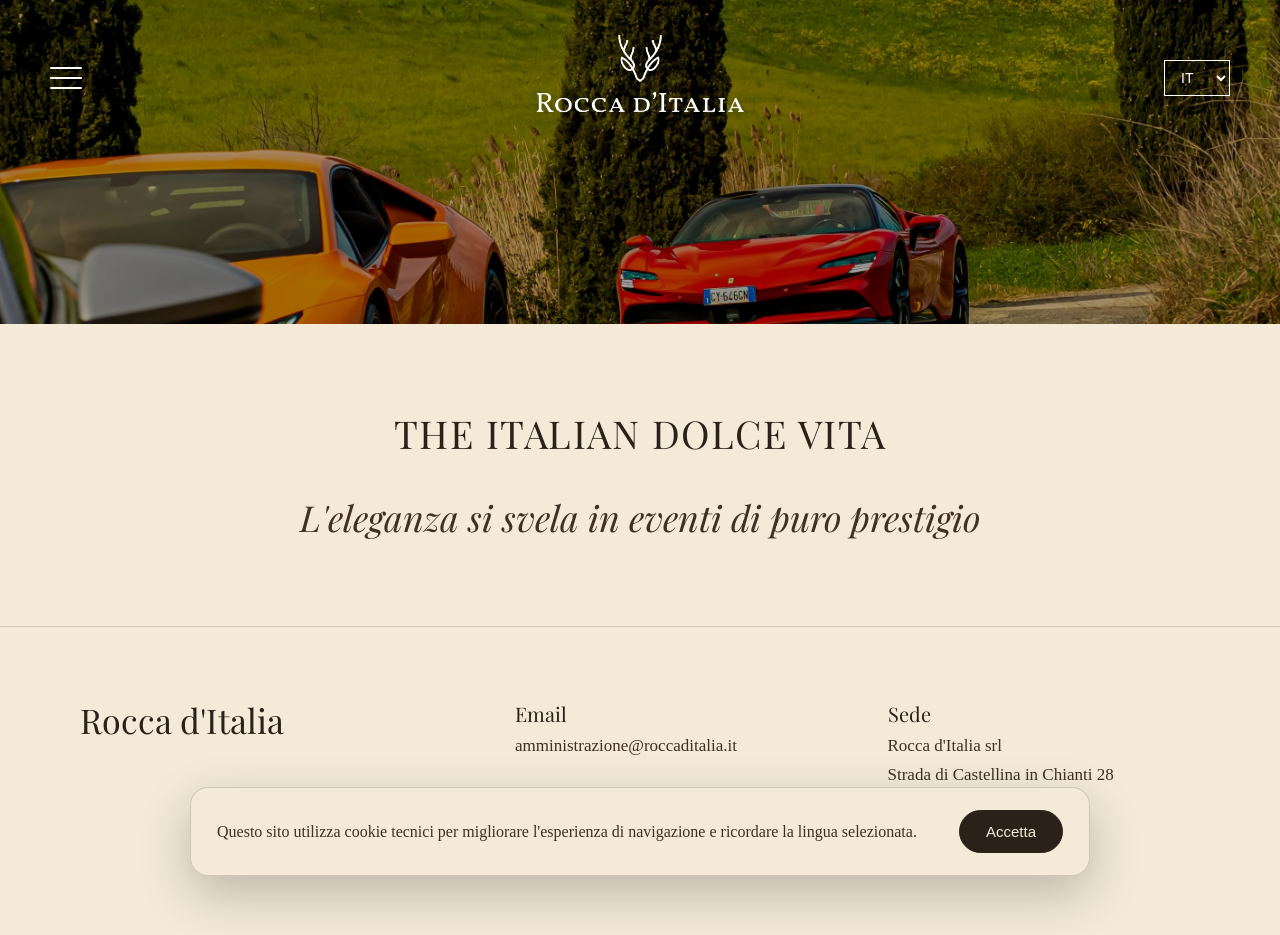
<file: index.html>
<!DOCTYPE html>
<html lang="it">

<head>
  <meta charset="UTF-8">
  <meta name="viewport" content="width=device-width, initial-scale=1.0">
  <title>Rocca d'Italia</title>

  <link href="https://fonts.googleapis.com/css2?family=Playfair+Display:wght@400;500&display=swap" rel="stylesheet">
  <link rel="stylesheet" href="style.css">
</head>

<body>

  <header class="home-hero">

   <img 
  class="hero-video" 
  src="images/home-hero.jpg" 
  alt="Rocca d'Italia">

    <div class="hero-overlay"></div>

 <div class="top-bar">

  <details class="menu-dropdown">
    <summary class="hamburger-menu" aria-label="Apri menu">
      <span></span>
      <span></span>
      <span></span>
    </summary>

    <nav>
      <a href="index.html">Home</a>
      <a href="chi-siamo.html" data-it="Chi siamo" data-en="About us">Chi siamo</a>
      <a href="esperienze.html" data-it="Esperienze" data-en="Experiences">Esperienze</a>
      <a href="giardino-eden.html">Il Giardino dell'Eden</a>
      <a href="contatti.html" data-it="Contatti" data-en="Contacts">Contatti</a>
    </nav>
  </details>

  <img class="logo" src="images/logo-rocca.webp" alt="Logo Rocca d'Italia">

  <select class="language-selector" id="languageSelect">
    <option value="it">IT</option>
    <option value="en">EN</option>
  </select>
  </header>
</div>

   <div class="hero-content">
  <h1>THE ITALIAN DOLCE VITA</h1>
  <p 
  class="hero-subtitle"
  data-it="L'eleganza si svela in eventi di puro prestigio"
  data-en="Elegance unfolds through events of pure prestige"
>
</p>
</div>

  </header>
<footer class="site-footer">

  <div class="site-footer-content">

    <div class="footer-brand">
      <h2>Rocca d'Italia</h2>
    </div>

    <div class="footer-contacts">
      <p>
        <strong>Email</strong><br>
        <a href="mailto:amministrazione@roccaditalia.it">amministrazione@roccaditalia.it</a>
      </p>

      <p>
        <strong data-it="Telefono" data-en="Phone number"></strong><br>
        <a href="tel:+393349294814">+39 334 929 4814</a>
      </p>
    </div>

    <div class="footer-address">
      <p>
        <strong data-it="Sede" data-en="Headquarters"></strong><br>
        Rocca d'Italia srl<br>
        Strada di Castellina in Chianti 28<br>
        Siena (SI), 53100<br>
        P.IVA 01613940525
      </p>
    </div>

  </div>

</footer>
  <script src="script.js"></script>

</body>

</html>
</file>
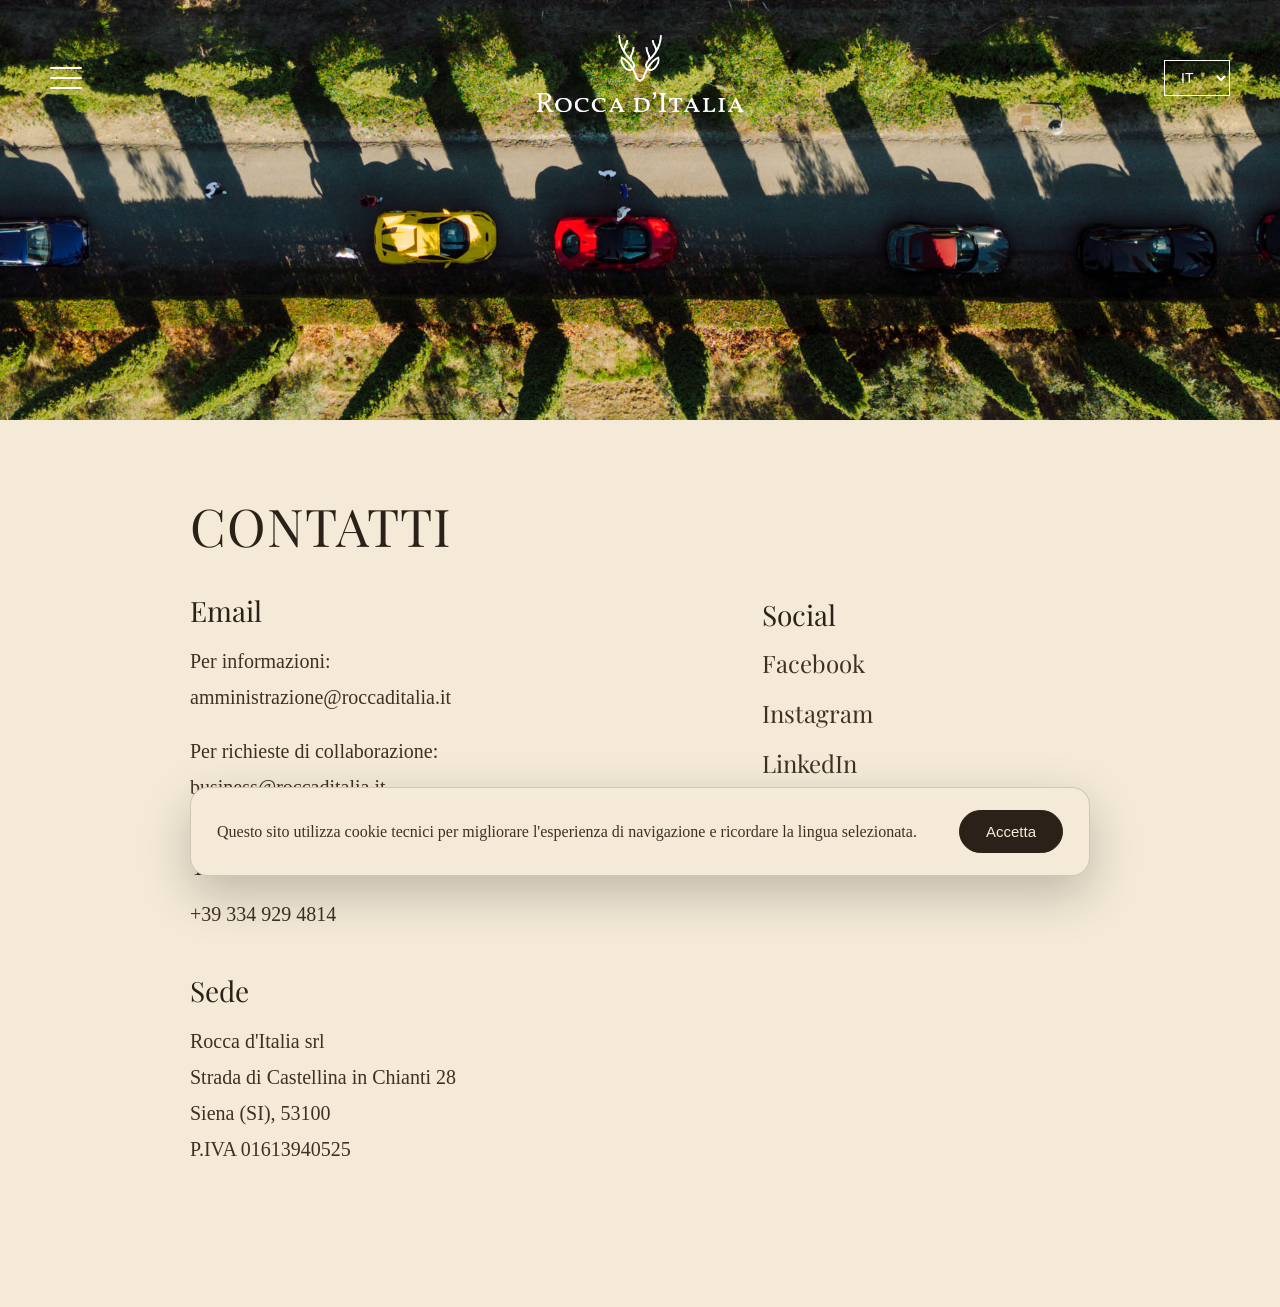
<file: contatti.html>
<!DOCTYPE html>
<html lang="it">

<head>
  <meta charset="UTF-8">
  <meta name="viewport" content="width=device-width, initial-scale=1.0">
  <title>Contatti | Rocca d'Italia</title>

  <link href="https://fonts.googleapis.com/css2?family=Playfair+Display:wght@400;500&display=swap" rel="stylesheet">
  <link rel="stylesheet" href="style.css">
</head>

<body>

  <header class="contacts-banner">

    <img 
      src="images/contatti-banner.jpg" 
      alt="Panorama Rocca d'Italia" 
      class="contacts-banner-image"
    >

    <div class="top-bar">

      <details class="menu-dropdown">
        <summary class="hamburger-menu" aria-label="Apri menu">
          <span></span>
          <span></span>
          <span></span>
        </summary>

        <nav>
          <a href="index.html">Home</a>
          <a href="chi-siamo.html" data-it="Chi siamo" data-en="About us">Chi siamo</a>
          <a href="esperienze.html" data-it="Esperienze" data-en="Experiences">Esperienze</a>
          <a href="giardino-eden.html">Il Giardino dell'Eden</a>
          <a href="contatti.html" data-it="Contatti" data-en="Contacts">Contatti</a>
        </nav>
      </details>

      <img class="logo" src="images/logo-rocca.webp" alt="Logo Rocca d'Italia">

      <select class="language-selector" id="languageSelect">
        <option value="it">IT</option>
        <option value="en">EN</option>
      </select>

    </div>

  </header>

  <main class="contacts-page">

    <section class="contacts-content">

      <h1 
        class="contacts-title"
        data-it="CONTATTI"
        data-en="CONTACTS"
      >CONTATTI
      </h1>

      <div class="contacts-grid">

        <div class="contacts-left">

          <div class="contact-block">
            <h2 data-it="Email" data-en="Email">Email</h2>

            <p>
              <span 
                data-it="Per informazioni:"
                data-en="For information:"
              >
              </span><br>

              <a href="mailto:amministrazione@roccaditalia.it">
                amministrazione@roccaditalia.it
              </a>
            </p>

            <p>
              <span 
                data-it="Per richieste di collaborazione:"
                data-en="For collaboration requests:"
              >
              </span><br>

              <a href="mailto:business@roccaditalia.it">
                business@roccaditalia.it
              </a>
            </p>
          </div>

          <div class="contact-block">
            <h2 
              data-it="Telefono"
              data-en="Phone number"
            >Telefono
            </h2>

            <p>
              <a href="tel:+393349294814">
                +39 334 929 4814
              </a>
            </p>
          </div>

          <div class="contact-block">
            <h2 
              data-it="Sede"
              data-en="Headquarters"
            >Sede
            </h2>

            <p>
              Rocca d'Italia srl<br>
              Strada di Castellina in Chianti 28<br>
              Siena (SI), 53100<br>
              <span 
                data-it="P.IVA"
                data-en="VAT No."
              >
                P.IVA
              </span>
              01613940525
            </p>
          </div>

        </div>

        <div class="contacts-right">

          <div class="contact-block social-block">
            <h2 data-it="Social" data-en="Social">Social</h2>

            <a 
              href="https://www.facebook.com/p/Rocca-dItalia-100072126802687/?_rdr" 
              target="_blank"
              rel="noopener noreferrer"
            >
              Facebook
            </a>

            <a 
              href="https://www.instagram.com/roccaditalia/" 
              target="_blank"
              rel="noopener noreferrer"
            >
              Instagram
            </a>

            <a 
              href="https://www.linkedin.com/company/roccaditalia/" 
              target="_blank"
              rel="noopener noreferrer"
            >
              LinkedIn
            </a>

            <a 
              href="https://www.youtube.com/channel/UCufHHm8k_iHREsIkq4flB4g" 
              target="_blank"
              rel="noopener noreferrer"
            >
              YouTube
            </a>
          </div>

        </div>

      </div>

    </section>

  </main>

  <script src="script.js"></script>

</body>

</html>
</file>
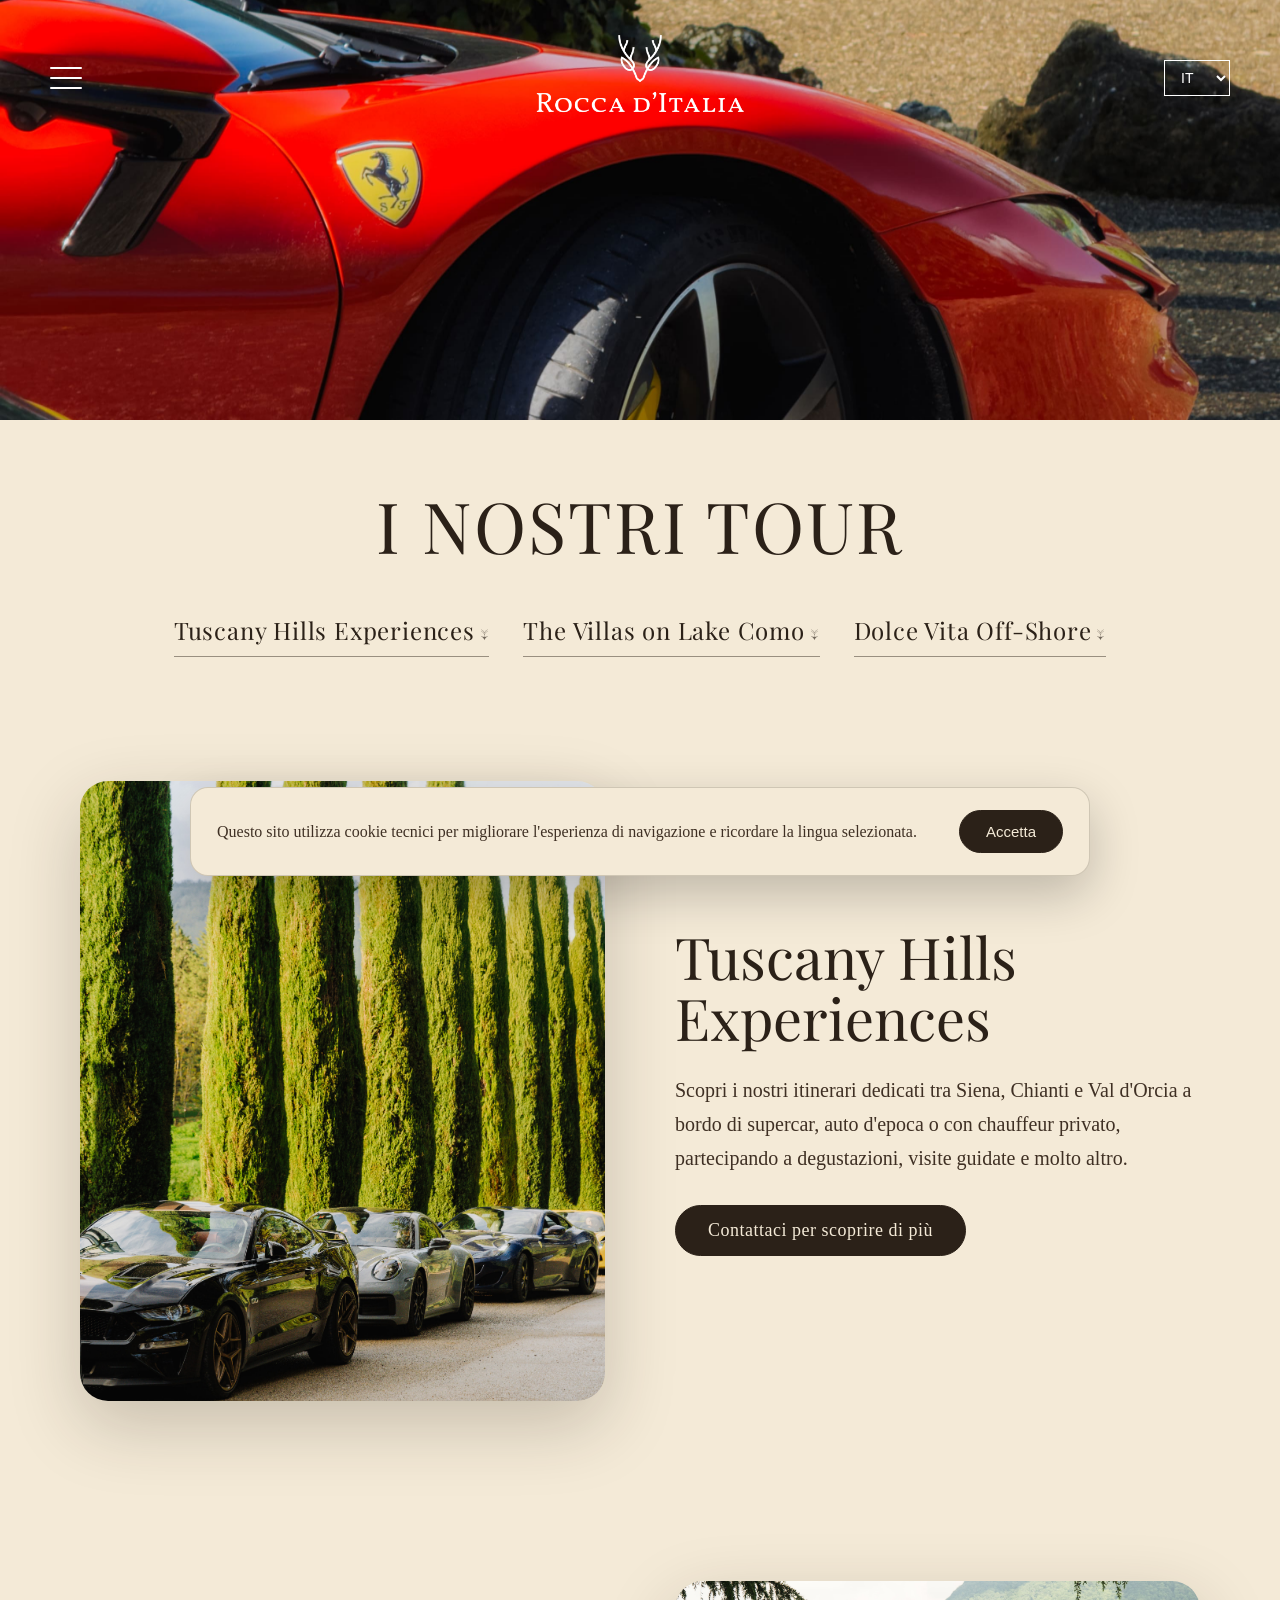
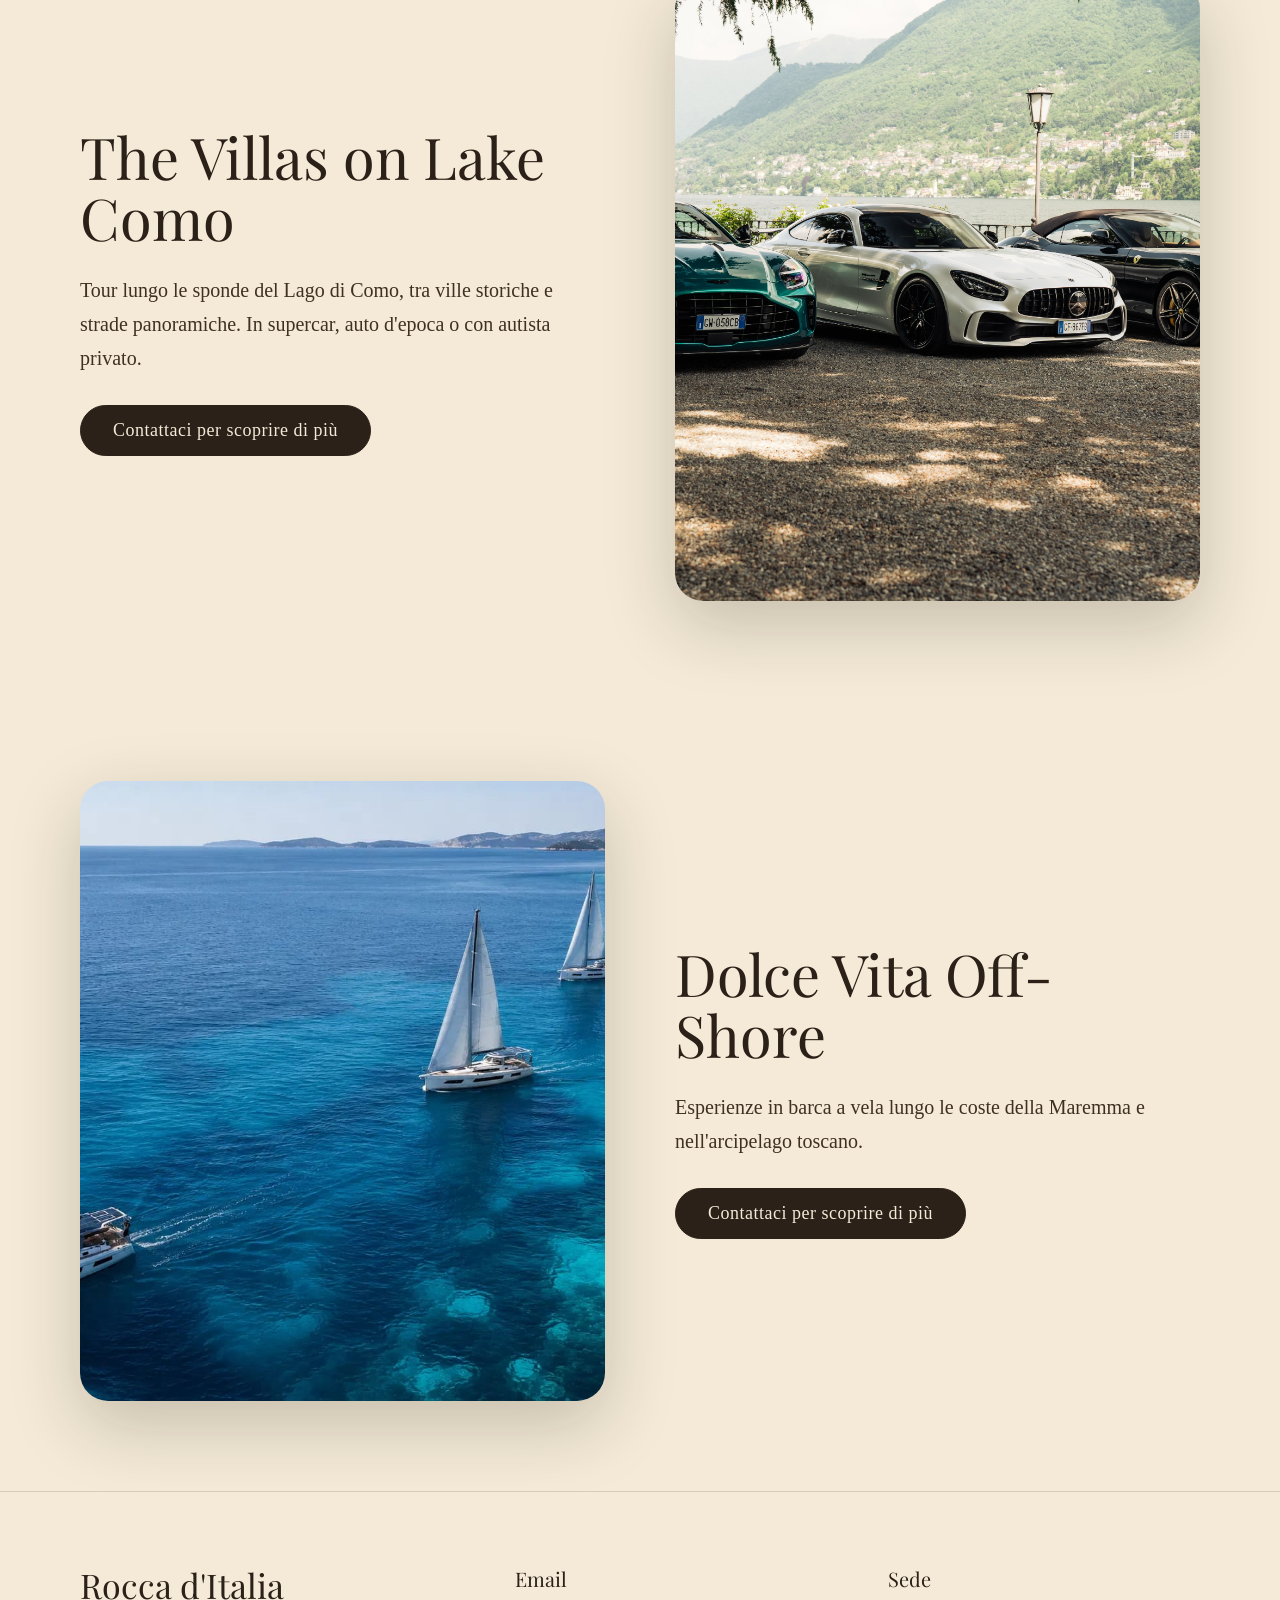
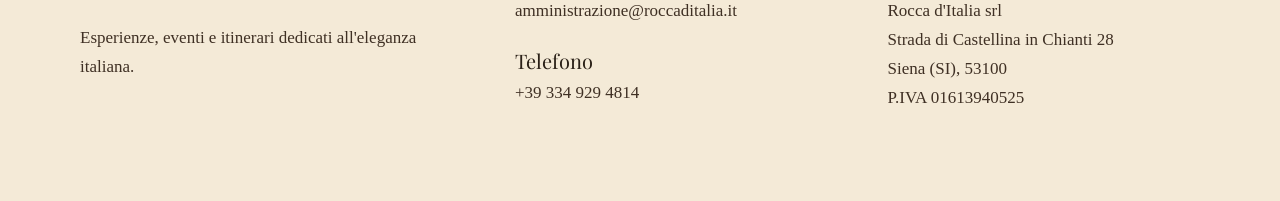
<file: esperienze.html>
<!DOCTYPE html>
<html lang="it">

<head>
  <meta charset="UTF-8">
  <meta name="viewport" content="width=device-width, initial-scale=1.0">
  <title>Esperienze | Rocca d'Italia</title>

  <link href="https://fonts.googleapis.com/css2?family=Playfair+Display:wght@400;500&display=swap" rel="stylesheet">
  <link rel="stylesheet" href="style.css">
</head>

<body>

  <header class="experiences-banner">

    <img 
      src="images/esperienze-banner.jpg" 
      alt="Esperienze Rocca d'Italia" 
      class="experiences-banner-image"
    >

    <div class="top-bar">

      <details class="menu-dropdown">
        <summary class="hamburger-menu" aria-label="Apri menu">
          <span></span>
          <span></span>
          <span></span>
        </summary>

        <nav>
          <a href="index.html">Home</a>
          <a href="chi-siamo.html" data-it="Chi siamo" data-en="About us">Chi siamo</a>
          <a href="esperienze.html" data-it="Esperienze" data-en="Experiences">Esperienze</a>
          <a href="giardino-eden.html">Il Giardino dell'Eden</a>
          <a href="contatti.html" data-it="Contatti" data-en="Contacts">Contatti</a>
        </nav>
      </details>

      <img class="logo" src="images/logo-rocca.webp" alt="Logo Rocca d'Italia">

      <select class="language-selector" id="languageSelect">
        <option value="it">IT</option>
        <option value="en">EN</option>
      </select>

    </div>

  </header>
<section class="experiences-title-section">
  <h1 
  data-it="I NOSTRI TOUR" 
  data-en="OUR TOURS"
>
  I NOSTRI TOUR
</h1>
</section>
<div class="experiences-links">
  <a href="#tuscany-hills">Tuscany Hills Experiences</a>
  <a href="#lake-como">The Villas on Lake Como</a>
  <a href="#off-shore">Dolce Vita Off-Shore</a>
</div>

  <main class="experiences-page">

    <section class="experience-detail" id="tuscany-hills">

      <div class="experience-detail-image">
        <img src="images/tuscany-hills.jpg" alt="Tuscany Hills Experiences">
      </div>

      <div class="experience-detail-text">
        <h2>Tuscany Hills Experiences</h2>

      <p 
  data-it="Scopri i nostri itinerari dedicati tra Siena, Chianti e Val d'Orcia a bordo di supercar, auto d'epoca o con chauffeur privato, partecipando a degustazioni, visite guidate e molto altro."
  data-en="Discover our dedicated itineraries across Siena, Chianti and Val d'Orcia aboard supercars, classic cars or with a private chauffeur, taking part in wine tastings, guided visits and much more."
>
  Scopri i nostri itinerari dedicati tra Siena, Chianti e Val d'Orcia a bordo di supercar, auto d'epoca o con chauffeur privato, partecipando a degustazioni, visite guidate e molto altro.
</p>

<a 
  href="contatti.html" 
  class="contact-button"
  data-it="Contattaci per scoprire di più"
  data-en="Contact us to discover more"
>
  Contattaci per scoprire di più
</a>

      </div>

    </section>

<section class="experience-detail" id="lake-como">

  <div class="experience-detail-text">
    <h2>The Villas on Lake Como</h2>

<p 
  data-it="Tour lungo le sponde del Lago di Como, tra ville storiche e strade panoramiche. In supercar, auto d'epoca o con autista privato."
  data-en="Tours along the shores of Lake Como, through historic villas and panoramic roads. By supercar, classic car or with a private driver."
>
  Tour lungo le sponde del Lago di Como, tra ville storiche e strade panoramiche. In supercar, auto d'epoca o con autista privato.
</p>
<a 
  href="contatti.html" 
  class="contact-button"
  data-it="Contattaci per scoprire di più"
  data-en="Contact us to discover more"
>
</a>
  </div>

  <div class="experience-detail-image">
    <img src="images/lake-como.jpg" alt="The Villas on Lake Como">
  </div>

</section>

<section class="experience-detail" id="off-shore">

  <div class="experience-detail-image">
    <img src="images/dolce-vita-offshore.jpg" alt="Dolce Vita Off-Shore">
  </div>

  <div class="experience-detail-text">
    <h2>Dolce Vita Off-Shore</h2>

<p 
  data-it="Esperienze in barca a vela lungo le coste della Maremma e nell'arcipelago toscano."
  data-en="Sailing experiences along the Maremma coast and through the Tuscan archipelago."
>
  Esperienze in barca a vela lungo le coste della Maremma e nell'arcipelago toscano.
</p>

    <a 
      href="contatti.html" 
      class="contact-button"
      data-it="Contattaci per scoprire di più"
      data-en="Contact us to discover more"
    >
      Contattaci per scoprire di più
    </a>

  </div>

</section>

</main>

<footer class="site-footer">

  <div class="site-footer-content">

    <div class="footer-brand">
      <h2>Rocca d'Italia</h2>

      <p
        data-it="Esperienze, eventi e itinerari dedicati all'eleganza italiana."
        data-en="Experiences, events and itineraries dedicated to Italian elegance."
      >
        Esperienze, eventi e itinerari dedicati all'eleganza italiana.
      </p>
    </div>

    <div class="footer-contacts">
      <p>
        <strong data-it="Email" data-en="Email">Email</strong><br>
        <a href="mailto:amministrazione@roccaditalia.it">
          amministrazione@roccaditalia.it
        </a>
      </p>

      <p>
        <strong data-it="Telefono" data-en="Phone number">Telefono</strong><br>
        <a href="tel:+393349294814">
          +39 334 929 4814
        </a>
      </p>
    </div>

    <div class="footer-address">
      <p>
        <strong data-it="Sede" data-en="Headquarters">Sede</strong><br>
        Rocca d'Italia srl<br>
        Strada di Castellina in Chianti 28<br>
        Siena (SI), 53100<br>
        <span data-it="P.IVA" data-en="VAT No.">P.IVA</span>
        01613940525
      </p>
    </div>

  </div>

</footer>

<script src="script.js"></script>

</body>

</html>
</file>
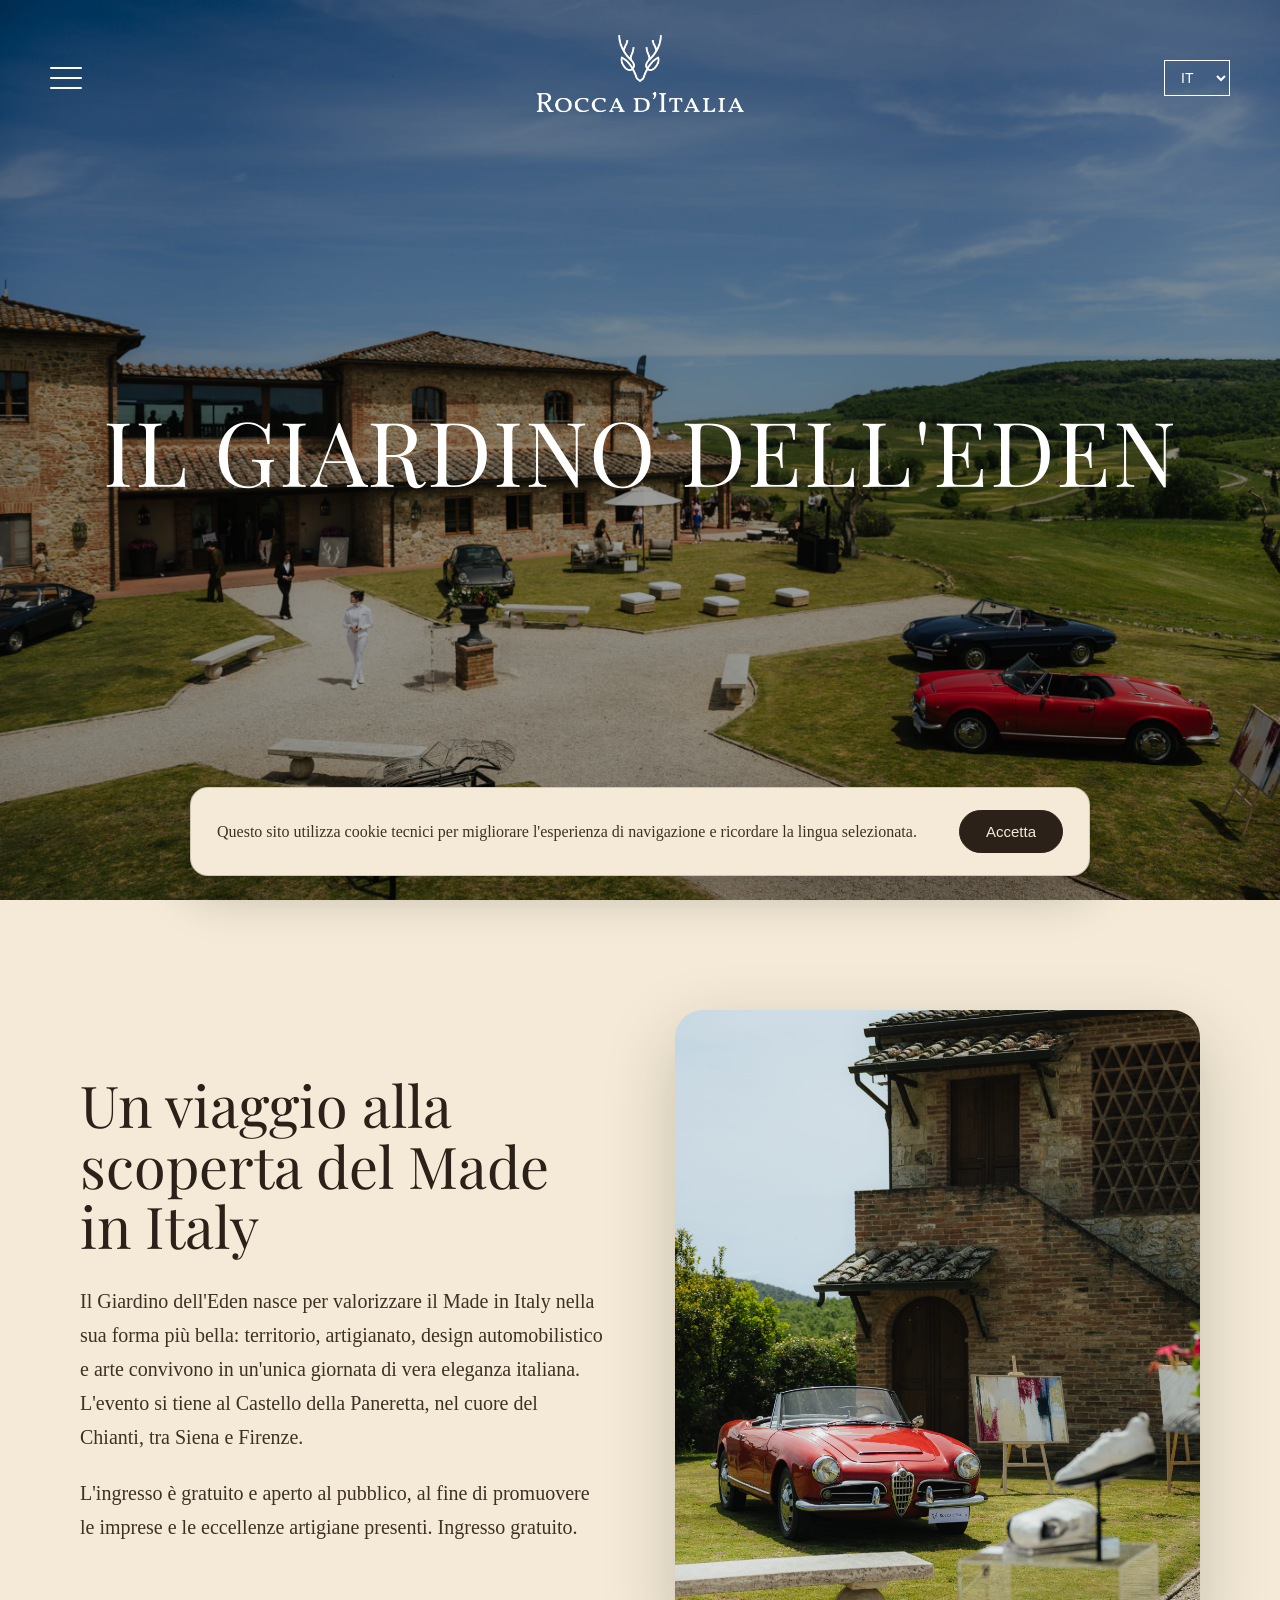
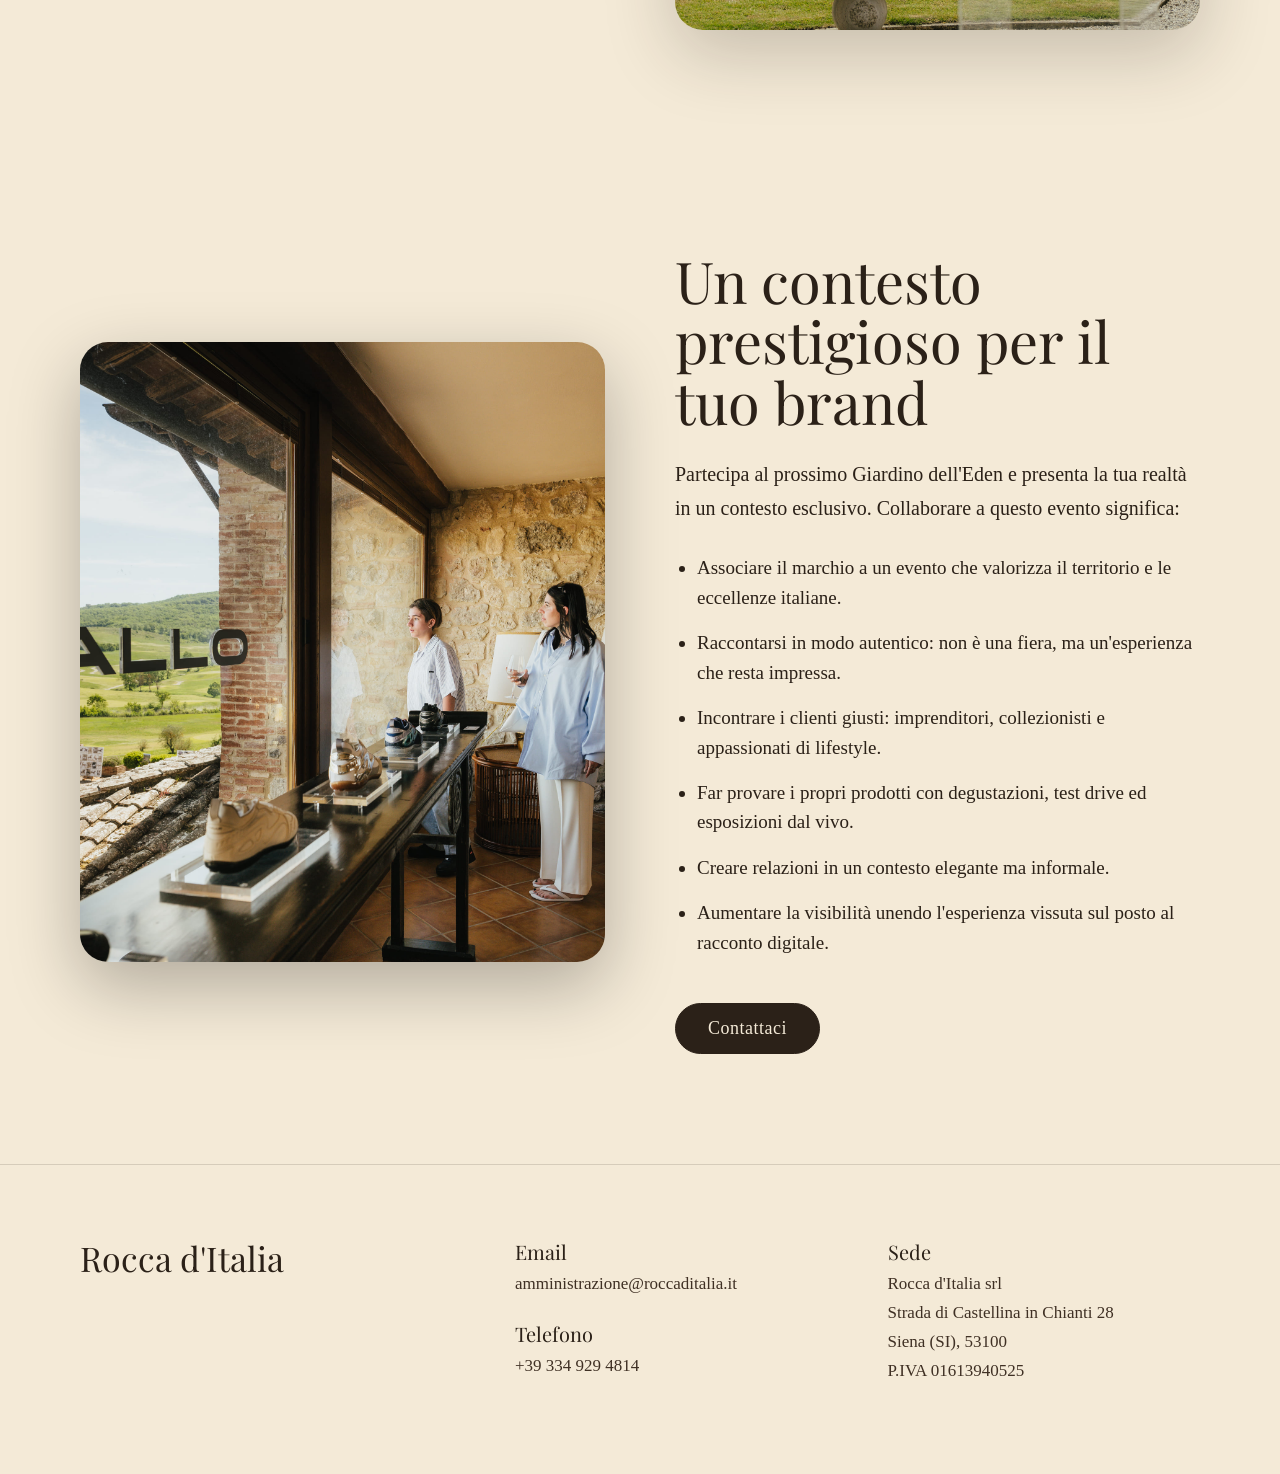
<file: giardino-eden.html>
<!DOCTYPE html>
<html lang="it">

<head>
  <meta charset="UTF-8">
  <meta name="viewport" content="width=device-width, initial-scale=1.0">
  <title>Il Giardino dell'Eden | Rocca d'Italia</title>

  <link href="https://fonts.googleapis.com/css2?family=Playfair+Display:wght@400;500&display=swap" rel="stylesheet">
  <link rel="stylesheet" href="style.css">
</head>

<body>

  <header class="garden-page-hero">

    <img 
      class="garden-page-image" 
      src="images/giardino-eden.jpg" 
      alt="Il Giardino dell'Eden - evento Rocca d'Italia"
    >

    <div class="garden-page-overlay"></div>

    <div class="top-bar">

      <details class="menu-dropdown">
        <summary class="hamburger-menu" aria-label="Apri menu">
          <span></span>
          <span></span>
          <span></span>
        </summary>

        <nav>
          <a href="index.html">Home</a>
          <a href="chi-siamo.html" data-it="Chi siamo" data-en="About us">Chi siamo</a>
          <a href="esperienze.html" data-it="Esperienze" data-en="Experiences">Esperienze</a>
          <a href="giardino-eden.html">Il Giardino dell'Eden</a>
          <a href="contatti.html" data-it="Contatti" data-en="Contacts">Contatti</a>
        </nav>
      </details>

      <img class="logo" src="images/logo-rocca.webp" alt="Logo Rocca d'Italia">

      <select class="language-selector" id="languageSelect">
        <option value="it">IT</option>
        <option value="en">EN</option>
      </select>

    </div>

    <div class="garden-page-title">
      <h1>IL GIARDINO DELL'EDEN</h1>
    </div>

  </header>

  <main>

    <section class="garden-intro">

      <div class="garden-intro-text">

        <h2 
          data-it="Un viaggio alla scoperta del Made in Italy"
          data-en="A journey into Made in Italy"
        >
          Un viaggio alla scoperta del Made in Italy
        </h2>

        <p 
          data-it="Il Giardino dell'Eden nasce per valorizzare il Made in Italy nella sua forma più bella: territorio, artigianato, design automobilistico e arte convivono in un'unica giornata di vera eleganza italiana. L'evento si tiene al Castello della Paneretta, nel cuore del Chianti, tra Siena e Firenze."
          data-en="Il Giardino dell'Eden was created to celebrate Made in Italy in its most refined form: territory, craftsmanship, automotive design and art come together in a single day of true Italian elegance. The event takes place at Castello della Paneretta, in the heart of Chianti, between Siena and Florence."
        >
          Il Giardino dell'Eden nasce per valorizzare il Made in Italy nella sua forma più bella:
          territorio, artigianato, design automobilistico e arte convivono in un'unica giornata
          di vera eleganza italiana. L'evento si tiene al Castello della Paneretta, nel cuore
          del Chianti, tra Siena e Firenze.
        </p>

        <p 
          data-it="L'ingresso è gratuito e aperto al pubblico, al fine di promuovere le imprese e le eccellenze artigiane presenti. Ingresso gratuito."
          data-en="Admission is free and open to the public, with the aim of promoting the companies and artisanal excellences taking part in the event. Free entrance."
        >
          L'ingresso è gratuito e aperto al pubblico, al fine di promuovere le imprese e le
          eccellenze artigiane presenti. Ingresso gratuito.
        </p>

      </div>

      <div class="garden-intro-image">
        <img 
          src="images/giardino-made-in-italy.jpg" 
          alt="Auto d'epoca e artigianato al Giardino dell'Eden"
        >
      </div>

    </section>

    <section class="garden-brand">

      <div class="garden-brand-image">
        <img 
          src="images/giardino-brand.jpg" 
          alt="Brand e artigianato al Giardino dell'Eden"
        >
      </div>

      <div class="garden-brand-text">

        <h2 
          data-it="Un contesto prestigioso per il tuo brand"
          data-en="A prestigious setting for your brand"
        >
          Un contesto prestigioso per il tuo brand
        </h2>

        <p 
          class="garden-brand-subtitle"
          data-it="Partecipa al prossimo Giardino dell'Eden e presenta la tua realtà in un contesto esclusivo. Collaborare a questo evento significa:"
          data-en="Take part in the next edition of Il Giardino dell'Eden and present your brand in an exclusive setting. Collaborating with this event means:"
        >
          Partecipa al prossimo Giardino dell'Eden e presenta la tua realtà in un contesto esclusivo.
          Collaborare a questo evento significa:
        </p>

        <ul>
          <li 
            data-it="Associare il marchio a un evento che valorizza il territorio e le eccellenze italiane."
            data-en="Associating your brand with an event that enhances the territory and Italian excellence."
          >
            Associare il marchio a un evento che valorizza il territorio e le eccellenze italiane.
          </li>

          <li 
            data-it="Raccontarsi in modo autentico: non è una fiera, ma un'esperienza che resta impressa."
            data-en="Presenting your identity authentically: this is not a trade fair, but an experience designed to be remembered."
          >
            Raccontarsi in modo autentico: non è una fiera, ma un'esperienza che resta impressa.
          </li>

          <li 
            data-it="Incontrare i clienti giusti: imprenditori, collezionisti e appassionati di lifestyle."
            data-en="Meeting the right audience: entrepreneurs, collectors and lifestyle enthusiasts."
          >
            Incontrare i clienti giusti: imprenditori, collezionisti e appassionati di lifestyle.
          </li>

          <li 
            data-it="Far provare i propri prodotti con degustazioni, test drive ed esposizioni dal vivo."
            data-en="Letting guests experience your products through tastings, test drives and live exhibitions."
          >
            Far provare i propri prodotti con degustazioni, test drive ed esposizioni dal vivo.
          </li>

          <li 
            data-it="Creare relazioni in un contesto elegante ma informale."
            data-en="Creating relationships in an elegant yet informal setting."
          >
            Creare relazioni in un contesto elegante ma informale.
          </li>

          <li 
            data-it="Aumentare la visibilità unendo l'esperienza vissuta sul posto al racconto digitale."
            data-en="Increasing visibility by combining the on-site experience with digital storytelling."
          >
            Aumentare la visibilità unendo l'esperienza vissuta sul posto al racconto digitale.
          </li>
        </ul>

        <a 
          href="contatti.html" 
          class="contact-button garden-contact-button"
          data-it="Contattaci"
          data-en="Contact us"
        >
          Contattaci
        </a>

      </div>

    </section>

  </main>

  <footer class="site-footer">

    <div class="site-footer-content">

      <div class="footer-brand">
        <h2>Rocca d'Italia</h2>
      </div>

      <div class="footer-contacts">
        <p>
          <strong data-it="Email" data-en="Email">Email</strong><br>
          <a href="mailto:amministrazione@roccaditalia.it">
            amministrazione@roccaditalia.it
          </a>
        </p>

        <p>
          <strong data-it="Telefono" data-en="Phone number">Telefono</strong><br>
          <a href="tel:+393349294814">
            +39 334 929 4814
          </a>
        </p>
      </div>

      <div class="footer-address">
        <p>
          <strong data-it="Sede" data-en="Headquarters">Sede</strong><br>
          Rocca d'Italia srl<br>
          Strada di Castellina in Chianti 28<br>
          Siena (SI), 53100<br>
          P.IVA 01613940525
        </p>
      </div>

    </div>

  </footer>

  <script src="script.js"></script>

</body>

</html>
</file>
<file: style.css>
* {
  box-sizing: border-box;
}

body {
  margin: 0;
  font-family: Georgia, serif;
  background-color: #111111;
}

/* HEADER GENERALE */

.top-bar {
  position: absolute;
  top: 0;
  left: 0;
  z-index: 3;

  width: 100%;
  display: grid;
  grid-template-columns: 1fr auto 1fr;
  align-items: center;

  padding: 35px 50px;
}

.logo {
  width: 210px;
  height: auto;
  justify-self: center;
}

.menu-dropdown {
  position: relative;
  justify-self: start;
  color: white;
  font-size: 16px;
}

.menu-dropdown summary {
  cursor: pointer;
  list-style: none;
}

.menu-dropdown summary::-webkit-details-marker {
  display: none;
}

.hamburger-menu {
  width: 32px;
  height: 22px;

  display: flex;
  flex-direction: column;
  justify-content: space-between;
}

.hamburger-menu span {
  display: block;
  width: 100%;
  height: 2px;

  background-color: white;
  border-radius: 999px;
}

.menu-dropdown nav {
  position: absolute;
  top: 34px;
  left: 0;

  min-width: 240px;
  padding: 18px 20px;

  display: flex;
  flex-direction: column;
  gap: 12px;

  background-color: rgba(20, 20, 20, 0.58);
  border: 1px solid rgba(255, 255, 255, 0.28);
  backdrop-filter: blur(8px);
}

.menu-dropdown a {
  color: white;
  text-decoration: none;
  font-size: 15px;
}

.menu-dropdown a:hover {
  color: #d8b98b;
}

.language-selector {
  justify-self: end;

  background: transparent;
  color: white;
  border: 1px solid white;
  padding: 8px 12px;
  font-size: 14px;
}

.language-selector option {
  color: black;
}

/* HOME PAGE */

.home-hero {
  position: relative;
  height: 36vh;
  min-height: 260px;
  max-height: 380px;
  overflow: hidden;
  color: white;
}

.hero-video {
  position: absolute;
  inset: 0;
  width: 100%;
  height: 100%;
  object-fit: cover;
  object-position: center 45%;
}

.hero-overlay {
  position: absolute;
  inset: 0;
  background-color: rgba(0, 0, 0, 0.35);
}

.hero-content {
  position: static;
  z-index: auto;
  min-height: auto;

  background-color: #f4ead7;
  text-align: center;

  padding: 90px 24px 85px;
}

.hero-content h1 {
  margin: 0;
  font-family: "Playfair Display", Georgia, serif;
  font-size: clamp(34px, 3vw, 48px);
  line-height: 1;
  font-weight: 400;
  letter-spacing: 1.5px;
  color: #2b2118;
  white-space: normal;
}

.hero-subtitle {
  margin: 42px 0 0 0;
  font-family: "Playfair Display", Georgia, serif;
  font-size: clamp(28px, 2.8vw, 44px);
  line-height: 1.3;
  font-style: italic;
  font-weight: 400;
  color: #3f3024;
}
/* PAGINA GIARDINO DELL'EDEN */

.garden-page-hero {
  position: relative;
  min-height: 100vh;
  overflow: hidden;
  color: white;
}

.garden-page-image {
  position: absolute;
  inset: 0;
  width: 100%;
  height: 100%;
  object-fit: cover;
}

.garden-page-overlay {
  position: absolute;
  inset: 0;
  background-color: rgba(0, 0, 0, 0.32);
}

.garden-page-title {
  position: relative;
  z-index: 2;
  min-height: 100vh;

  display: flex;
  align-items: center;
  justify-content: center;

  text-align: center;
  padding: 40px;
}

.garden-page-title h1 {
  margin: 0;
  font-family: "Playfair Display", Georgia, serif;
  font-size: clamp(46px, 7vw, 120px);
  line-height: 1;
  font-weight: 400;
  letter-spacing: 2px;
  color: white;
  text-transform: uppercase;
}

/* SEZIONE MADE IN ITALY */

.garden-intro {
  display: grid;
  grid-template-columns: 1fr 1fr;
  gap: 70px;
  align-items: center;

  padding: 110px 80px;
  background-color: #f4ead7;
  color: #2b2118;
}

.garden-intro-text h2 {
  margin: 0 0 28px 0;
  font-family: "Playfair Display", Georgia, serif;
  font-size: clamp(36px, 4.5vw, 68px);
  line-height: 1.05;
  font-weight: 400;
  color: #2b2118;
}

.garden-intro-text p {
  margin: 0 0 22px 0;
  font-size: 20px;
  line-height: 1.7;
  color: #3f3024;
}

.garden-intro-image img {
  width: 100%;
  height: 620px;
  display: block;
  object-fit: cover;
  border-radius: 28px;
  box-shadow: 0 24px 70px rgba(43, 33, 24, 0.22);
}

/* SEZIONE BRAND */

.garden-brand {
  display: grid;
  grid-template-columns: 1fr 1fr;
  gap: 70px;
  align-items: center;

  padding: 110px 80px;
  background-color: #f4ead7;
  color: #2b2118;
}

.garden-brand-image img {
  width: 100%;
  height: 620px;
  display: block;
  object-fit: cover;
  border-radius: 28px;
  box-shadow: 0 24px 70px rgba(0, 0, 0, 0.28);
}

.garden-brand-text h2 {
  margin: 0 0 26px 0;
  font-family: "Playfair Display", Georgia, serif;
  font-size: clamp(36px, 4.5vw, 68px);
  line-height: 1.05;
  font-weight: 400;
  color: #2b2118;
}

.garden-brand-subtitle {
  margin: 0 0 28px 0;
  font-size: 20px;
  line-height: 1.7;
  color: #2b2118;
}

.garden-brand ul {
  margin: 0;
  padding-left: 22px;
}

.garden-brand li {
  margin-bottom: 16px;
  font-size: 19px;
  line-height: 1.55;
  color: #2b2118;
}

.contact-button {
  display: inline-block;
  margin-top: 30px;
  padding: 14px 32px;

  background-color: #f4ead7;
  color: #2b2118;

  text-decoration: none;
  border-radius: 999px;

  font-size: 18px;
  font-weight: 400;
  letter-spacing: 0.5px;

  transition: 0.25s ease;
}

.contact-button:hover {
  background-color: #d8b98b;
  color: #2b2118;
  /* BOTTONE PAGINA GIARDINO */

.garden-brand .contact-button {
  background-color: #2b2118;
  color: #f4ead7;
  border: 1px solid #2b2118;
}

.garden-brand .contact-button:hover {
  background-color: #8a6a4a;
  color: #f4ead7;
  border-color: #8a6a4a;
  transform: translateY(-2px);
}
}/* BOTTONI PAGINA ESPERIENZE */

.experience-detail .contact-button {
  background-color: #2b2118;
  color: #f4ead7;
  border: 1px solid #2b2118;
}

.experience-detail .contact-button:hover {
  background-color: #8a6a4a;
  color: #f4ead7;
  border-color: #8a6a4a;
  transform: translateY(-2px);
}

/* PAGINA CONTATTI */

.contacts-banner {
  position: relative;
  width: 100%;
  height: 50vh;
  min-height: 320px;
  max-height: 420px;
  overflow: hidden;
}

.contacts-banner-image {
  position: absolute;
  top: 50%;
  left: 50%;

  width: 100vh;
  height: auto;
  min-width: 100%;

  transform: translate(-50%, -50%) rotate(90deg);
  transform-origin: center center;

  display: block;
}

.contacts-page {
  background-color: #f4ead7;
  padding: 80px 24px 100px;
}

.contacts-content {
  max-width: 900px;
  margin: 0 auto;
  color: #2b2118;
}

.contacts-title {
  margin: 0 0 40px 0;
  font-family: "Playfair Display", Georgia, serif;
  font-size: 52px;
  line-height: 1;
  font-weight: 400;
  color: #2b2118;
  text-transform: uppercase;
  letter-spacing: 1px;
}

.contact-block {
  margin-bottom: 40px;
}

.contact-block h2 {
  margin: 0 0 14px 0;
  font-family: "Playfair Display", Georgia, serif;
  font-size: 28px;
  font-weight: 400;
  color: #2b2118;
}

.contact-block p {
  margin: 0 0 18px 0;
  font-size: 20px;
  line-height: 1.8;
  color: #3f3024;
}

.contact-block a {
  color: #3f3024;
  text-decoration: none;
}

.contact-block a:hover {
  color: #8a6a4a;
}

/* MOBILE */

@media (max-width: 768px) {
  .top-bar {
    padding: 25px;
  }

  .logo {
    width: 150px;
  }

  h1 {
    font-size: 34px;
    letter-spacing: 1.5px;
    white-space: normal;
  }

  .hero-subtitle {
    font-size: 18px;
  }

  .garden-page-title h1 {
    font-size: 44px;
    letter-spacing: 1px;
  }

  .garden-intro {
    grid-template-columns: 1fr;
    gap: 38px;
    padding: 70px 24px;
  }

  .garden-intro-text h2 {
    font-size: 38px;
  }

  .garden-intro-text p {
    font-size: 18px;
  }

  .garden-intro-image img {
    height: 460px;
    border-radius: 20px;
  }

  .garden-brand {
    grid-template-columns: 1fr;
    gap: 38px;
    padding: 70px 24px;
  }

  .garden-brand-image img {
    height: 460px;
    border-radius: 20px;
  }

  .garden-brand-text h2 {
    font-size: 38px;
  }

  .garden-brand-subtitle {
    font-size: 18px;
  }

  .garden-brand li {
    font-size: 17px;
  }

  .contacts-banner {
    height: 32vh;
    min-height: 220px;
  }

  .contacts-page {
    padding: 60px 20px 80px;
  }

  .contacts-title {
    font-size: 36px;
    margin-bottom: 30px;
  }

  .contact-block h2 {
    font-size: 24px;
  }

  .contact-block p {
    font-size: 18px;
    line-height: 1.7;
  }
}html {
  scroll-behavior: smooth;
}

/* PAGINA ESPERIENZE */

.experiences-banner {
  position: relative;
  width: 100%;
  height: 50vh;
  min-height: 320px;
  max-height: 420px;
  overflow: hidden;
}

.experiences-banner-image {
  width: 100%;
  height: 100%;
  display: block;
  object-fit: cover;
  object-position: center center;
}
.experiences-title-section {
  background-color: #f4ead7;
  padding: 70px 24px 20px;
  text-align: center;
}

.experiences-title-section h1 {
  margin: 0;
  font-family: "Playfair Display", Georgia, serif;
  font-size: clamp(42px, 5.5vw, 82px);
  line-height: 1;
  font-weight: 400;
  letter-spacing: 2px;
  color: #2b2118;
  text-transform: uppercase;
  white-space: normal;
}
.experiences-links {
  display: flex;
  justify-content: center;
  align-items: center;
  gap: 34px;
  padding: 34px 24px;
  background-color: #f4ead7;
  flex-wrap: wrap;
}

.experiences-links a {
  position: relative;

  color: #2b2118;
  text-decoration: none;

  font-family: "Playfair Display", Georgia, serif;
  font-size: 24px;
  font-weight: 400;
  letter-spacing: 0.8px;

  padding-bottom: 10px;
  border-bottom: 1px solid rgba(43, 33, 24, 0.45);

  transition: 0.25s ease;
}

.experiences-links a::after {
  content: " ↓";
  font-size: 18px;
  opacity: 0.65;
}

.experiences-links a:hover {
  color: #8a6a4a;
  border-bottom-color: #8a6a4a;
  transform: translateY(-2px);
}

.experiences-page {
  background-color: #f4ead7;
}

.experience-detail {
  display: grid;
  grid-template-columns: 1fr 1fr;
  gap: 70px;
  align-items: center;
  padding: 90px 80px;
}

.experience-detail-image img {
  width: 100%;
  height: 620px;
  display: block;
  object-fit: cover;
  border-radius: 28px;
  box-shadow: 0 24px 70px rgba(43, 33, 24, 0.22);
}

.experience-detail-text h2 {
  margin: 0 0 26px 0;
  font-family: "Playfair Display", Georgia, serif;
  font-size: clamp(36px, 4.5vw, 66px);
  line-height: 1.05;
  font-weight: 400;
  color: #2b2118;
}

.experience-detail-text p {
  margin: 0;
  font-size: 20px;
  line-height: 1.7;
  color: #3f3024;
}

.experience-placeholder {
  padding: 80px 80px;
  border-top: 1px solid rgba(43, 33, 24, 0.12);
  background-color: #f4ead7;
}

.experience-placeholder h2 {
  margin: 0 0 18px 0;
  font-family: "Playfair Display", Georgia, serif;
  font-size: clamp(30px, 4vw, 54px);
  font-weight: 400;
  color: #2b2118;
}

.experience-placeholder p {
  margin: 0;
  font-size: 20px;
  line-height: 1.7;
  color: #3f3024;
}

@media (max-width: 768px) {
  .experiences-banner {
    height: 32vh;
    min-height: 220px;
  }

  .experiences-links {
    gap: 18px;
    padding: 24px 20px;
  }

 .experiences-links a {
  font-size: 19px;
  text-align: center;
  padding-bottom: 8px;
}
  .experience-detail {
    grid-template-columns: 1fr;
    gap: 38px;
    padding: 70px 24px;
  }

  .experience-detail-image img {
    height: 460px;
    border-radius: 20px;
  }

  .experience-detail-text h2 {
    font-size: 38px;
  }

  .experience-detail-text p {
    font-size: 18px;
  }

  .experience-placeholder {
    padding: 60px 24px;
  }

  .experience-placeholder h2 {
    font-size: 36px;
  }

  .experience-placeholder p {
    font-size: 18px;
  }
}.garden-contact-button {
  background-color: #2b2118;
  color: #f4ead7;
  border: 1px solid #2b2118;
}

.garden-contact-button:hover {
  background-color: #8a6a4a;
  color: #f4ead7;
  border-color: #8a6a4a;
  transform: translateY(-2px);
}.contacts-grid {
  display: grid;
  grid-template-columns: 1.2fr 0.8fr;
  gap: 80px;
  align-items: start;
}

.social-block {
  padding-top: 4px;
}

.social-block a {
  display: block;
  margin-bottom: 18px;

  font-family: "Playfair Display", Georgia, serif;
  font-size: 24px;
  color: #3f3024;
  text-decoration: none;
}

.social-block a:hover {
  color: #8a6a4a;
}

@media (max-width: 768px) {
  .contacts-grid {
    grid-template-columns: 1fr;
    gap: 30px;
  }

  .social-block a {
    font-size: 22px;
  }
}.site-footer {
  background-color: #f4ead7;
  color: #2b2118;
  padding: 70px 80px;
  border-top: 1px solid rgba(43, 33, 24, 0.15);
}

.site-footer-content {
  display: grid;
  grid-template-columns: 1.2fr 1fr 1fr;
  gap: 60px;
  max-width: 1200px;
  margin: 0 auto;
}

.footer-brand h2 {
  margin: 0 0 16px 0;
  font-family: "Playfair Display", Georgia, serif;
  font-size: 34px;
  font-weight: 400;
  color: #2b2118;
}

.footer-brand p,
.footer-contacts p,
.footer-address p {
  margin: 0 0 18px 0;
  font-size: 17px;
  line-height: 1.7;
  color: #3f3024;
}

.site-footer strong {
  font-family: "Playfair Display", Georgia, serif;
  font-size: 20px;
  font-weight: 400;
  color: #2b2118;
}

.site-footer a {
  color: #3f3024;
  text-decoration: none;
}

.site-footer a:hover {
  color: #8a6a4a;
}

@media (max-width: 768px) {
  .site-footer {
    padding: 55px 24px;
  }

  .site-footer-content {
    grid-template-columns: 1fr;
    gap: 28px;
  }

  .footer-brand h2 {
    font-size: 30px;
  }
}/* PAGINA CHI SIAMO */

.about-banner {
  position: relative;
  width: 100%;
  height: 50vh;
  min-height: 320px;
  max-height: 430px;
  overflow: hidden;
}

.about-banner-image {
  width: 100%;
  height: 100%;
  display: block;
  object-fit: cover;
  object-position: center 65%;
}

.vision-intro {
  background-color: #f4ead7;
  padding: 70px 24px 60px;
  text-align: center;
}

.vision-intro h1 {
  margin: 0 0 26px 0;
  font-family: "Playfair Display", Georgia, serif;
  font-size: clamp(42px, 5.5vw, 82px);
  line-height: 1;
  font-weight: 400;
  letter-spacing: 2px;
  color: #2b2118;
  text-transform: uppercase;
  white-space: normal;
}

.vision-intro p {
  max-width: 980px;
  margin: 0 auto;
  font-size: 22px;
  line-height: 1.8;
  color: #3f3024;
}

.about-page {
  background-color: #f4ead7;
}

.about-split-section {
  display: grid;
  grid-template-columns: 1fr 1fr;
  gap: 70px;
  align-items: center;
  padding: 40px 80px 110px;
}

.reverse-layout {
  padding-top: 0;
}

.about-custom-carousel {
  overflow: hidden;
  border-radius: 28px;
  box-shadow: 0 24px 70px rgba(43, 33, 24, 0.20);
}

.about-carousel-image {
  width: 100%;
  height: 620px;
  object-fit: cover;
  object-position: center center;
}

.about-text-block h2 {
  margin: 0 0 28px 0;
  font-family: "Playfair Display", Georgia, serif;
  font-size: clamp(34px, 4.3vw, 64px);
  line-height: 1.08;
  font-weight: 400;
  color: #2b2118;
}

.about-text-block p {
  margin: 0 0 22px 0;
  font-size: 20px;
  line-height: 1.8;
  color: #3f3024;
}

.about-link-button {
  display: inline-block;
  margin-top: 12px;
  padding: 14px 32px;
  background-color: #2b2118;
  color: #f4ead7;
  border: 1px solid #2b2118;
  border-radius: 999px;
  text-decoration: none;
  font-size: 18px;
  font-weight: 400;
  letter-spacing: 0.7px;
  transition: 0.25s ease;
}

.about-link-button:hover {
  background-color: #8a6a4a;
  color: #f4ead7;
  border-color: #8a6a4a;
  transform: translateY(-2px);
}

.about-custom-carousel .carousel-control-prev-icon,
.about-custom-carousel .carousel-control-next-icon {
  filter: brightness(0) invert(1);
}

@media (max-width: 768px) {
  .about-banner {
    height: 32vh;
    min-height: 220px;
  }

  .vision-intro {
    padding: 60px 20px 50px;
  }

  .vision-intro h1 {
    font-size: 38px;
  }

  .vision-intro p {
    font-size: 18px;
    line-height: 1.7;
  }

  .about-split-section {
    grid-template-columns: 1fr;
    gap: 38px;
    padding: 30px 24px 70px;
  }

  .about-carousel-image {
    height: 460px;
  }

  .about-text-block h2 {
    font-size: 38px;
  }

  .about-text-block p {
    font-size: 18px;
    line-height: 1.7;
  }
}/* COOKIE BANNER */

.cookie-banner {
  position: fixed;
  left: 24px;
  right: 24px;
  bottom: 24px;
  z-index: 9999;

  max-width: 900px;
  margin: 0 auto;
  padding: 22px 26px;

  display: flex;
  align-items: center;
  justify-content: space-between;
  gap: 24px;

  background-color: #f4ead7;
  color: #2b2118;

  border: 1px solid rgba(43, 33, 24, 0.18);
  border-radius: 18px;
  box-shadow: 0 18px 50px rgba(0, 0, 0, 0.22);
}

.cookie-banner p {
  margin: 0;
  font-size: 16px;
  line-height: 1.5;
  color: #3f3024;
}

.cookie-banner button {
  padding: 12px 26px;

  background-color: #2b2118;
  color: #f4ead7;

  border: 1px solid #2b2118;
  border-radius: 999px;

  font-size: 15px;
  cursor: pointer;
  transition: 0.25s ease;
}

.cookie-banner button:hover {
  background-color: #8a6a4a;
  border-color: #8a6a4a;
}

@media (max-width: 768px) {
  .cookie-banner {
    flex-direction: column;
    align-items: flex-start;
    left: 16px;
    right: 16px;
    bottom: 16px;
    padding: 20px;
  }

  .cookie-banner button {
    width: 100%;
  }
}
</file>
